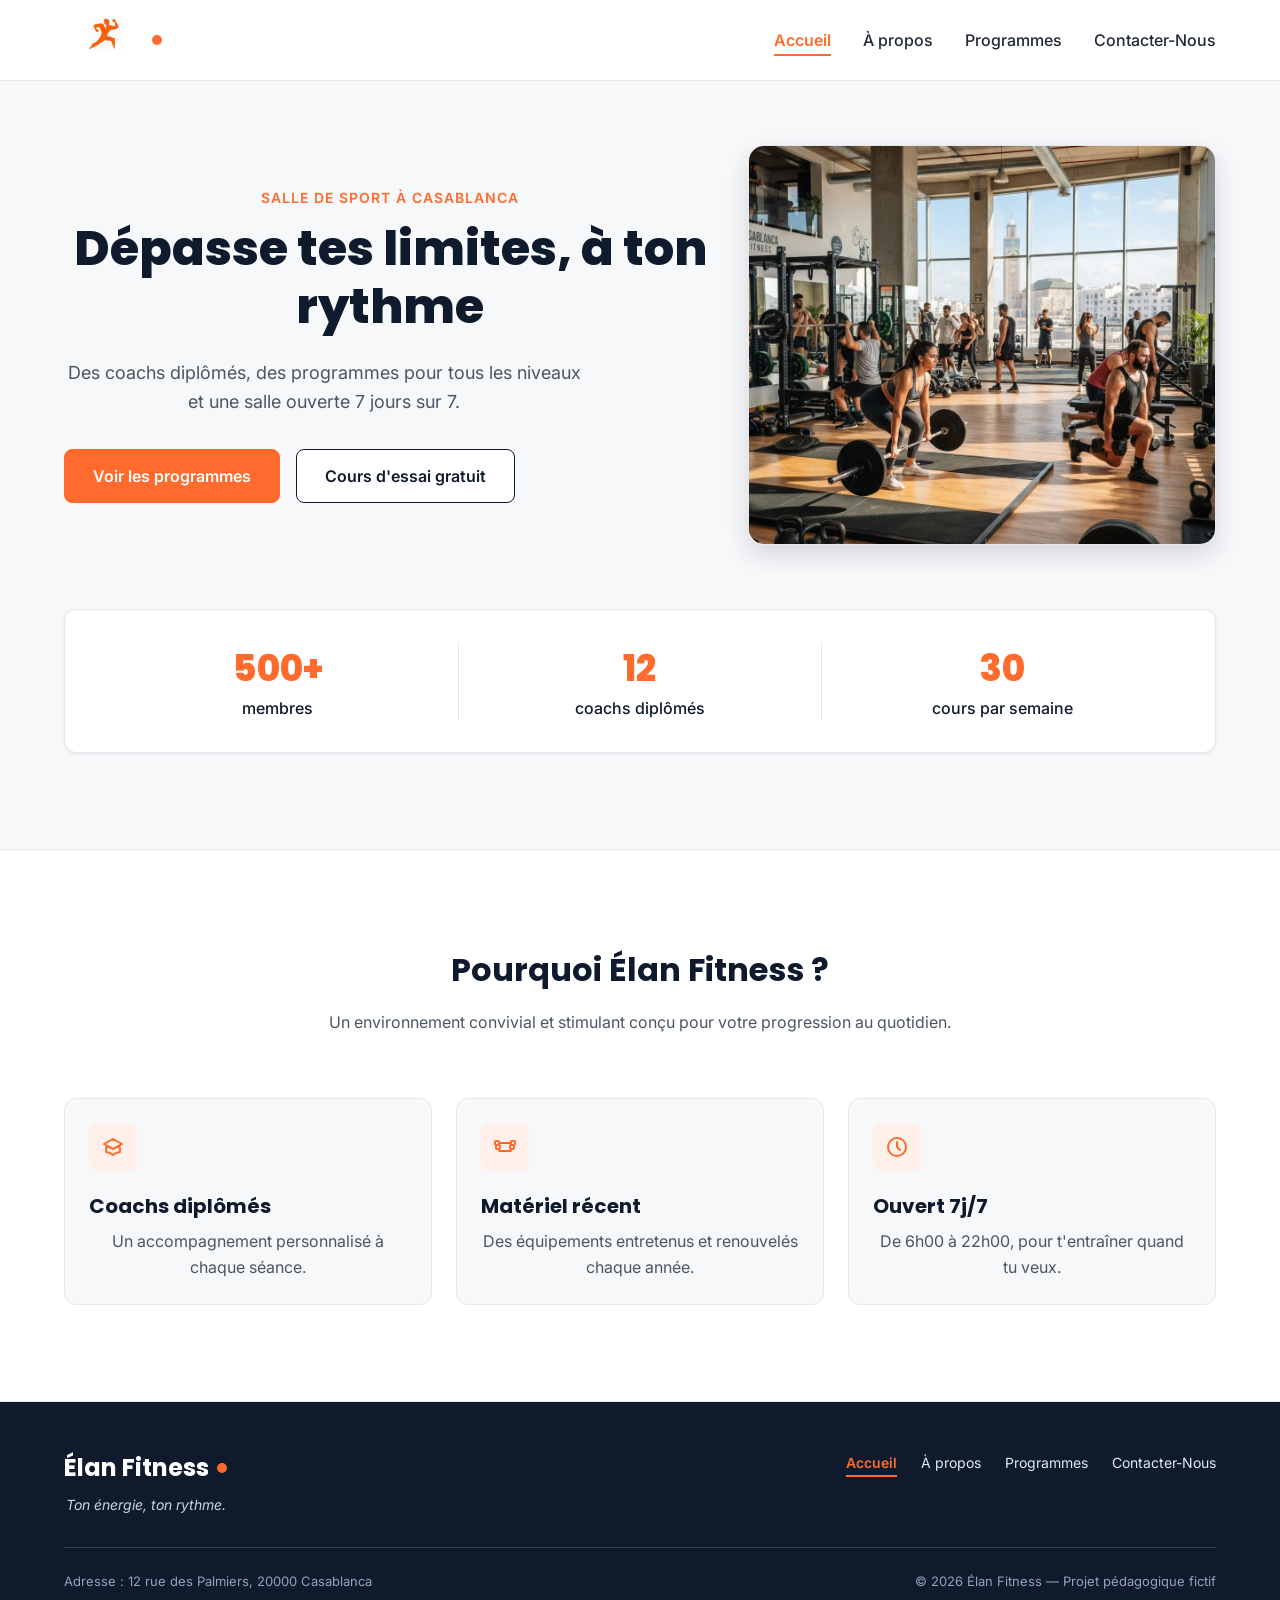
<file: index.html>
<!DOCTYPE html>
<html lang="fr">
<head>
  <meta charset="UTF-8">
  <meta name="viewport" content="width=device-width, initial-scale=1">
  <meta name="description" content="Élan Fitness, salle de sport à Casablanca : musculation, yoga, cardio et boxe fitness avec des coachs diplômés. Réservez votre cours d'essai gratuit.">
  <title>Élan Fitness | Salle de sport à Casablanca</title>

  <link rel="preconnect" href="https://fonts.googleapis.com">
  <link rel="preconnect" href="https://fonts.gstatic.com" crossorigin>
  <link href="https://fonts.googleapis.com/css2?family=Inter:wght@400;500;600&family=Poppins:wght@600;700;800&display=swap" rel="stylesheet">

  <link rel="stylesheet" href="style.css">
  <link rel="stylesheet" href="contacter.css">
 
</head>

<body>
 

  <header class="en-tete">
  
    <div class="conteneur en-tete-contenu">
      <a href="index.html" class="logo"><img src="img/logo.png" alt="logo"></a>

      <nav aria-label="Navigation principale">
        <ul class="menu">
          <li><a href="index.html" class="lien-actif">Accueil</a></li>
          <li><a href="apropos.html" >À propos</a></li>
          <li><a href="programmes.html" >Programmes</a></li>
          <li><a href="contact.html" >Contacter-Nous</a></li>
        </ul>
      </nav>
    </div>
  </header>

  <main>

    <section id="accueil" class="hero">
      <div class="conteneur">

        <div class="hero-contenu">
          <div class="hero-texte">
            <p class="sur-titre">Salle de sport à Casablanca</p>
            <h1>Dépasse tes limites, à ton rythme</h1>
            <p class="hero-description">
              Des coachs diplômés, des programmes pour tous les niveaux et une salle ouverte 7 jours sur 7.
            </p>
            <div class="boutons">
              <a href="programmes.html" class="bouton bouton-principal">Voir les programmes</a>
              <a href="#contact" class="bouton bouton-secondaire">Cours d'essai gratuit</a>
            </div>
          </div>

          <img class="hero-image" src="img/hero.jpg" alt="Des personnes s'entraînent dans une salle de sport lumineuse à Casablanca">
        </div>

        <div class="chiffres">
          <div class="chiffre">
            <p class="chiffre-nombre">500+</p>
            <p>membres</p>
          </div>
          <div class="chiffre">
            <p class="chiffre-nombre">12</p>
            <p>coachs diplômés</p>
          </div>
          <div class="chiffre">
            <p class="chiffre-nombre">30</p>
            <p>cours par semaine</p>
          </div>
        </div>

      </div>
    </section>

    <section class="section section-blanche">
      <div class="conteneur">

        <div class="section-titre">
          <h2>Pourquoi Élan Fitness ?</h2>
          <p>Un environnement convivial et stimulant conçu pour votre progression au quotidien.</p>
        </div>

        <div class="cartes">
          <article class="carte carte-avantage">
            <div class="icone"><img src="img/icone-coach.svg" alt=""></div>
            <h3>Coachs diplômés</h3>
            <p>Un accompagnement personnalisé à chaque séance.</p>
          </article>

          <article class="carte carte-avantage">
            <div class="icone"><img src="img/icone-materiel.svg" alt=""></div>
            <h3>Matériel récent</h3>
            <p>Des équipements entretenus et renouvelés chaque année.</p>
          </article>

          <article class="carte carte-avantage">
            <div class="icone"><img src="img/icone-horloge.svg" alt=""></div>
            <h3>Ouvert 7j/7</h3>
            <p>De 6h00 à 22h00, pour t'entraîner quand tu veux.</p>
          </article>
        </div>

      </div>
    </section>

  </main>

  <footer class="pied-de-page">
    <div class="conteneur">

      <div class="pied-haut">
        <div>
          <p class="logo logo-clair">Élan Fitness</p>
          <p class="slogan">Ton énergie, ton rythme.</p>
        </div>

        <nav aria-label="Navigation du pied de page">
          <ul class="menu menu-pied">
            <li><a href="index.html" class="lien-actif" >Accueil</a></li>
            <li><a href="apropos.html" >À propos</a></li>
            <li><a href="programmes.html" >Programmes</a></li>
             <li><a href="contact.html" >Contacter-Nous</a></li>
          </ul>
        </nav>
      </div>

      <div class="pied-bas">
        <p>Adresse : 12 rue des Palmiers, 20000 Casablanca</p>
        <p>&copy; 2026 Élan Fitness — Projet pédagogique fictif</p>
      </div>

    </div>
  </footer>

</body>
</html>
</file>
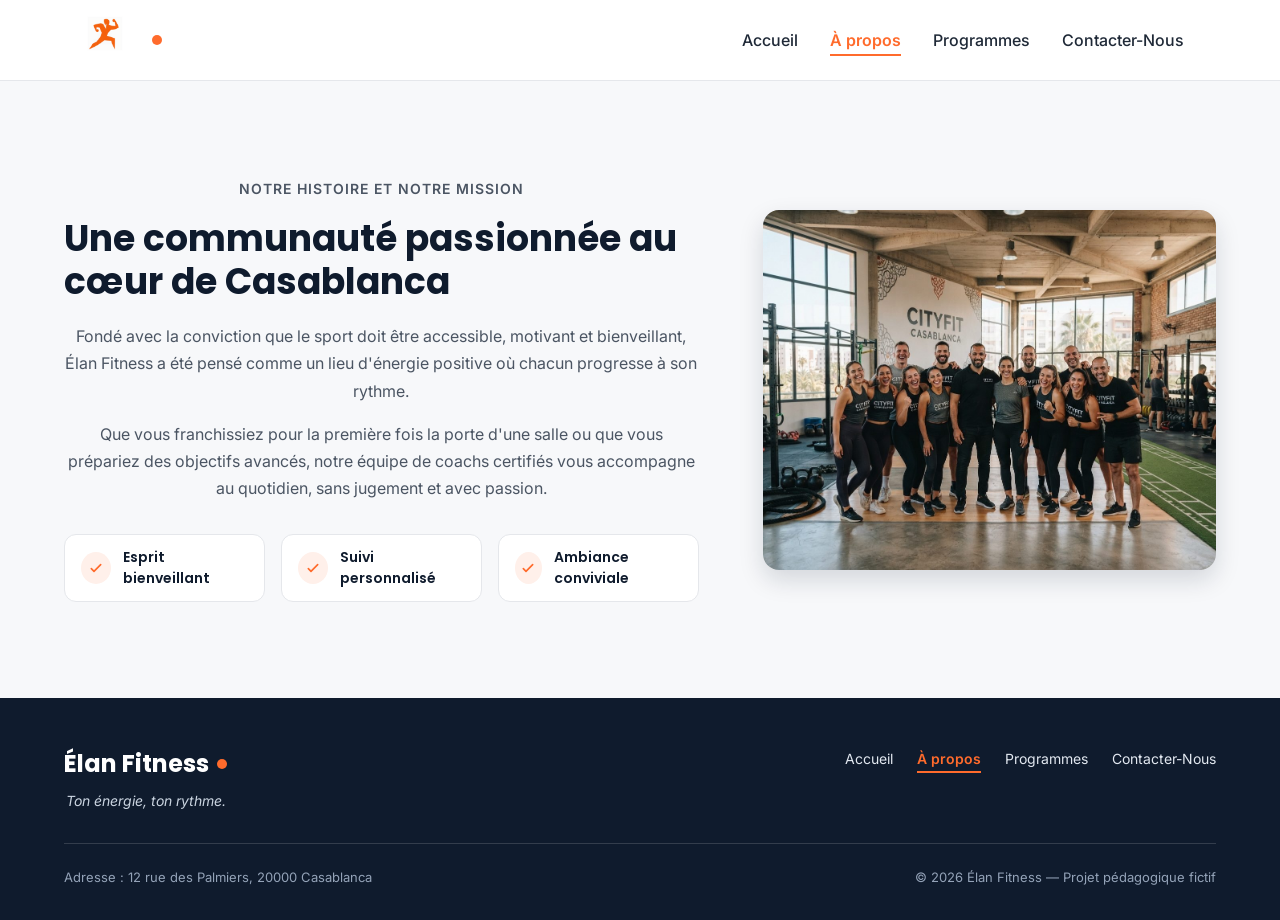
<file: apropos.html>
<!DOCTYPE html>
<html lang="fr">
<head>
  <meta charset="UTF-8">
  <meta name="viewport" content="width=device-width, initial-scale=1">
  <meta name="description" content="Élan Fitness, salle de sport à Casablanca : musculation, yoga, cardio et boxe fitness avec des coachs diplômés. Réservez votre cours d'essai gratuit.">
  <title>Élan Fitness | Salle de sport à Casablanca</title>

  <link rel="preconnect" href="https://fonts.googleapis.com">
  <link rel="preconnect" href="https://fonts.gstatic.com" crossorigin>
  <link href="https://fonts.googleapis.com/css2?family=Inter:wght@400;500;600&family=Poppins:wght@600;700;800&display=swap" rel="stylesheet">

  <link rel="stylesheet" href="style.css">
  <link rel="stylesheet" href="contacter.css">
</head>

<body>
    <header class="en-tete">
    <div class="conteneur en-tete-contenu">
      <a href="apropos.html" class="logo"><img src="img/logo.png" alt="logo"></a>

      <nav aria-label="Navigation principale">
        <ul class="menu">
          <li><a href="index.html" >Accueil</a></li>
          <li><a href="apropos.html"class="lien-actif">À propos</a></li>
          <li><a href="programmes.html">Programmes</a></li>
          <li><a href="contact.html">Contacter-Nous</a></li>
        <Contacter-Nous/ul>
      </nav>
    </div>
  </header>
  <main>
    <section id="a-propos" class="section">
      <div class="conteneur apropos-contenu">

        <div class="apropos-texte">
          <p class="sur-titre">Notre histoire et notre mission</p>
          <h2>Une communauté passionnée au cœur de Casablanca</h2>
          <p>
            Fondé avec la conviction que le sport doit être accessible, motivant et bienveillant,
            Élan Fitness a été pensé comme un lieu d'énergie positive où chacun progresse à son rythme.
          </p>
          <p>
            Que vous franchissiez pour la première fois la porte d'une salle ou que vous prépariez des
            objectifs avancés, notre équipe de coachs certifiés vous accompagne au quotidien, sans
            jugement et avec passion.
          </p>

          <ul class="valeurs">
            <li class="valeur">
              <div class="icone icone-petite"><img src="img/icone-check.svg" alt=""></div>
              <span>Esprit bienveillant</span>
            </li>
            <li class="valeur">
              <div class="icone icone-petite"><img src="img/icone-check.svg" alt=""></div>
              <span>Suivi personnalisé</span>
            </li>
            <li class="valeur">
              <div class="icone icone-petite"><img src="img/icone-check.svg" alt=""></div>
              <span>Ambiance conviviale</span>
            </li>
          </ul>
        </div>

        <img class="apropos-image" src="img/equipe.jpg" alt="L'équipe de coachs d'Élan Fitness réunie dans la salle">

      </div>
    </section>

  </main>
  <footer class="pied-de-page">
    <div class="conteneur">

      <div class="pied-haut">
        <div>
          <p class="logo logo-clair">Élan Fitness</p>
          <p class="slogan">Ton énergie, ton rythme.</p>
        </div>

        <nav aria-label="Navigation du pied de page">
          <ul class="menu menu-pied">
            <li><a href="index.html">Accueil</a></li>
            <li><a href="apropos.html"class="lien-actif">À propos</a></li>
            <li><a href="programmes.html">Programmes</a></li>
             <li><a href="contact.html">Contacter-Nous</a></li>

          </ul>
        </nav>
      </div>

      <div class="pied-bas">
        <p>Adresse : 12 rue des Palmiers, 20000 Casablanca</p>
        <p>&copy; 2026 Élan Fitness — Projet pédagogique fictif</p>
      </div>

    </div>
  </footer>
</body>
</file>
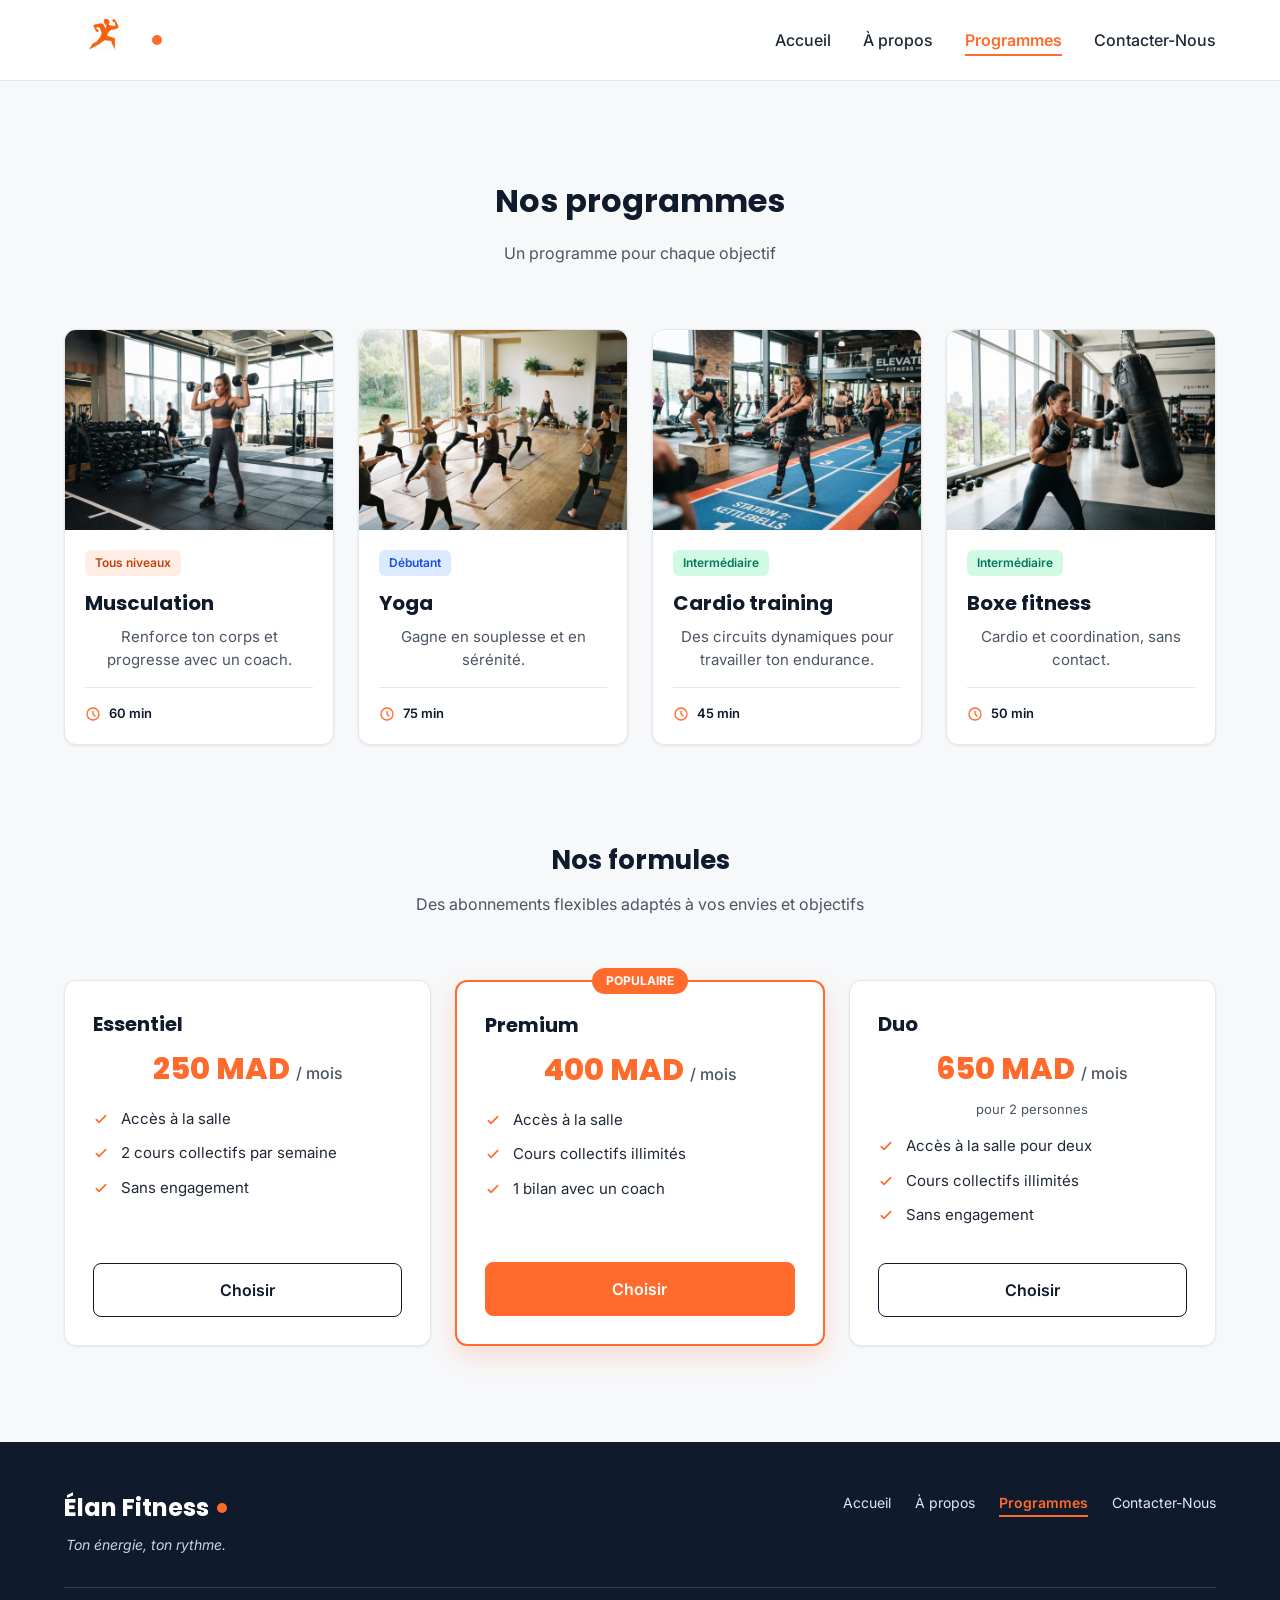
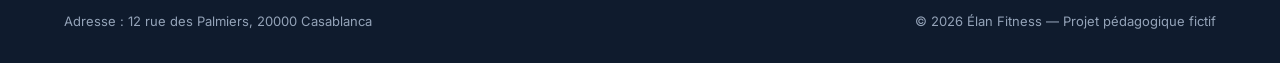
<file: programmes.html>
<!DOCTYPE html>
<html lang="fr">
<head>
  <meta charset="UTF-8">
  <meta name="viewport" content="width=device-width, initial-scale=1">
  <meta name="description" content="Élan Fitness, salle de sport à Casablanca : musculation, yoga, cardio et boxe fitness avec des coachs diplômés. Réservez votre cours d'essai gratuit.">
  <title>Élan Fitness | Salle de sport à Casablanca</title>

  <link rel="preconnect" href="https://fonts.googleapis.com">
  <link rel="preconnect" href="https://fonts.gstatic.com" crossorigin>
  <link href="https://fonts.googleapis.com/css2?family=Inter:wght@400;500;600&family=Poppins:wght@600;700;800&display=swap" rel="stylesheet">

  <link rel="stylesheet" href="style.css">
  <link rel="stylesheet" href="contacter.css">
</head>
<body>
    <header class="en-tete">
    <div class="conteneur en-tete-contenu">
      <a href="programmes.html" class="logo"><img src="img/logo.png" alt="logo"></a>

      <nav aria-label="Navigation principale">
        <ul class="menu">
          <li><a href="index.html" >Accueil</a></li>
          <li><a href="apropos.html">À propos</a></li>
          <li><a href="programmes.html" class="lien-actif">Programmes</a></li>
           <li><a href="contact.html">Contacter-Nous</a></li>
        </ul>
      </nav>
    </div>
  </header>
  <main>
    <section id="programmes" class="section">
      <div class="conteneur">

        <div class="section-titre">
          <h2>Nos programmes</h2>
          <p>Un programme pour chaque objectif</p>
        </div>

        <div class="cartes">

          <article class="carte carte-programme">
            <img src="img/musculation.jpg" alt="Une sportive soulève des haltères dans l'espace musculation">
            <div class="programme-corps">
              <span class="etiquette etiquette-orange">Tous niveaux</span>
              <h3>Musculation</h3>
              <p>Renforce ton corps et progresse avec un coach.</p>
              <p class="duree"><img src="img/icone-duree.svg" alt="">60 min</p>
            </div>
          </article>

          <article class="carte carte-programme">
            <img src="img/yoga.jpg" alt="Un groupe pratique le yoga sur des tapis dans une salle lumineuse">
            <div class="programme-corps">
              <span class="etiquette etiquette-bleue">Débutant</span>
              <h3>Yoga</h3>
              <p>Gagne en souplesse et en sérénité.</p>
              <p class="duree"><img src="img/icone-duree.svg" alt="">75 min</p>
            </div>
          </article>

          <article class="carte carte-programme">
            <img src="img/cardio.jpg" alt="Des sportifs suivent un circuit de cardio training avec des kettlebells">
            <div class="programme-corps">
              <span class="etiquette etiquette-verte">Intermédiaire</span>
              <h3>Cardio training</h3>
              <p>Des circuits dynamiques pour travailler ton endurance.</p>
              <p class="duree"><img src="img/icone-duree.svg" alt="">45 min</p>
            </div>
          </article>

          <article class="carte carte-programme">
            <img src="img/boxe.jpg" alt="Une sportive frappe un sac de frappe pendant un cours de boxe fitness">
            <div class="programme-corps">
              <span class="etiquette etiquette-verte">Intermédiaire</span>
              <h3>Boxe fitness</h3>
              <p>Cardio et coordination, sans contact.</p>
              <p class="duree"><img src="img/icone-duree.svg" alt="">50 min</p>
            </div>
          </article>

        </div>

        <div class="formules">

          <div class="section-titre">
            <h3>Nos formules</h3>
            <p>Des abonnements flexibles adaptés à vos envies et objectifs</p>
          </div>

          <div class="cartes">

            <article class="carte formule">
              <h4>Essentiel</h4>
              <p class="prix">250 MAD <span>/ mois</span></p>
              <ul class="formule-liste">
                <li>Accès à la salle</li>
                <li>2 cours collectifs par semaine</li>
                <li>Sans engagement</li>
              </ul>
              <a href="#contact" class="bouton bouton-secondaire">Choisir</a>
            </article>

            <article class="carte formule formule-populaire">
              <p class="badge-populaire">Populaire</p>
              <h4>Premium</h4>
              <p class="prix">400 MAD <span>/ mois</span></p>
              <ul class="formule-liste">
                <li>Accès à la salle</li>
                <li>Cours collectifs illimités</li>
                <li>1 bilan avec un coach</li>
              </ul>
              <a href="#contact" class="bouton bouton-principal">Choisir</a>
            </article>

            <article class="carte formule">
              <h4>Duo</h4>
              <p class="prix">650 MAD <span>/ mois</span></p>
              <p class="prix-note">pour 2 personnes</p>
              <ul class="formule-liste">
                <li>Accès à la salle pour deux</li>
                <li>Cours collectifs illimités</li>
                <li>Sans engagement</li>
              </ul>
              <a href="#contact" class="bouton bouton-secondaire">Choisir</a>
            </article>

          </div>
        </div>

      </div>
    </section>

  </main>
  <footer class="pied-de-page">
    <div class="conteneur">

      <div class="pied-haut">
        <div>
          <p class="logo logo-clair">Élan Fitness</p>
          <p class="slogan">Ton énergie, ton rythme.</p>
        </div>

        <nav aria-label="Navigation du pied de page">
          <ul class="menu menu-pied">
            <li><a href="index.html">Accueil</a></li>
            <li><a href="apropos.html">À propos</a></li>
            <li><a href="programmes.html"class="lien-actif">Programmes</a></li>
             <li><a href="contact.html">Contacter-Nous</a></li>
          </ul>
        </nav>
      </div>

      <div class="pied-bas">
        <p>Adresse : 12 rue des Palmiers, 20000 Casablanca</p>
        <p>&copy; 2026 Élan Fitness — Projet pédagogique fictif</p>
      </div>

    </div>
  </footer>
</body>
</file>
<file: style.css>
* {
  box-sizing: border-box;
  margin: 0;
  padding: 0;
}

html {
  scroll-behavior: smooth;
}

body {
  font-family: 'Inter', Arial, sans-serif;
  font-size: 16px;
  line-height: 1.5;
  color: #1F2937;
  background-color: #F7F8FA;
}

h1, h2, h3, h4 {
  font-family: 'Poppins', Arial, sans-serif;
  color: #0F1B2D;
}

a {
  color: inherit;
  text-decoration: none;
}

ul {
  list-style: none;
}

img {
  display: block;
  max-width: 100%;
}

a:focus-visible,
button:focus-visible {
  outline: 3px solid #FF6B2C;
  outline-offset: 2px;
}

.conteneur {
  width: 100%;
  max-width: 1200px;
  margin: 0 auto;
  padding: 0 24px;
}

.section {
  padding: 96px 0;
}

.section-blanche {
  background-color: #FFFFFF;
  border-top: 1px solid #E5E7EB;
  border-bottom: 1px solid #E5E7EB;
}

.section-titre {
  max-width: 640px;
  margin: 0 auto 64px;
  text-align: center;
}

.section-titre h2 {
  font-size: 32px;
  margin-bottom: 16px;
}

.section-titre h3 {
  font-size: 26px;
  margin-bottom: 12px;
}

.section-titre p {
  color: #4B5563;
}

.sur-titre {
  font-size: 14px;
  font-weight: 600;
  color: #FF6B2C;
  text-transform: uppercase;
  letter-spacing: 1px;
  margin-bottom: 12px;
}

.bouton {
  display: inline-block;
  padding: 14px 28px;
  border-radius: 8px;
  font-size: 16px;
  font-weight: 600;
  text-align: center;
  cursor: pointer;
}

.bouton-principal {
  background-color: #FF6B2C;
  border: 1px solid #FF6B2C;
  color: #FFFFFF;
}

.bouton-principal:hover {
  background-color: #F05817;
}

.bouton-secondaire {
  background-color: #FFFFFF;
  border: 1px solid #0F1B2D;
  color: #0F1B2D;
}

.bouton-secondaire:hover {
  background-color: #F3F4F6;
}

.cartes {
  display: flex;
  gap: 24px;
}

.carte {
  flex: 1;
  background-color: #FFFFFF;
  border: 1px solid #E5E7EB;
  border-radius: 12px;
  box-shadow: 0 1px 3px rgba(15, 27, 45, 0.08);
}

.icone {
  width: 48px;
  height: 48px;
  background-color: #FFF0EA;
  border-radius: 8px;
  display: flex;
  align-items: center;
  justify-content: center;
}

.icone img {
  width: 24px;
  height: 24px;
}

.icone-petite {
  width: 32px;
  height: 32px;
  border-radius: 50%;
}

.icone-petite img {
  width: 16px;
  height: 16px;
}

.en-tete {
  position: sticky;
  top: 0;
  z-index: 10;
  background-color: #FFFFFF;
  border-bottom: 1px solid #E5E7EB;
}

.en-tete-contenu {
  height: 80px;
  display: flex;
  align-items: center;
  justify-content: space-between;
}

.logo {
  display: flex;
  align-items: center;
  font-family: 'Poppins', Arial, sans-serif;
  font-size: 24px;
  font-weight: 700;
  color: #0F1B2D;
}

.logo::after {
  content: "";
  width: 10px;
  height: 10px;
  margin-left: 8px;
  background-color: #FF6B2C;
  border-radius: 50%;
}

.menu {
  display: flex;
  gap: 32px;
}

.menu a {
  font-weight: 500;
  padding-bottom: 4px;
  border-bottom: 2px solid transparent;
}

.menu a:hover {
  color: #FF6B2C;
}

.menu .lien-actif {
  color: #FF6B2C;
  font-weight: 600;
  border-bottom-color: #FF6B2C;
}

.hero {
  padding: 64px 0 96px;
}

.hero-contenu {
  display: flex;
  align-items: center;
  gap: 32px;
}

.hero-texte {
  flex: 7;
}

.hero-texte h1 {
  font-size: 48px;
  font-weight: 800;
  line-height: 1.2;
  margin-bottom: 24px;
}

.hero-description {
  max-width: 520px;
  font-size: 18px;
  line-height: 1.6;
  color: #4B5563;
  margin-bottom: 32px;
}

.boutons {
  display: flex;
  flex-wrap: wrap;
  gap: 16px;
}

.hero-image {
  flex: 5;
  min-width: 0;
  height: 400px;
  object-fit: cover;
  border-radius: 16px;
  border: 1px solid #E5E7EB;
  box-shadow: 0 10px 25px rgba(15, 27, 45, 0.15);
}

.chiffres {
  display: flex;
  margin-top: 64px;
  padding: 32px;
  background-color: #FFFFFF;
  border: 1px solid #E5E7EB;
  border-radius: 12px;
  box-shadow: 0 1px 3px rgba(15, 27, 45, 0.08);
}

.chiffre {
  flex: 1;
  text-align: center;
  font-weight: 500;
  color: #0F1B2D;
}

.chiffre + .chiffre {
  border-left: 1px solid #E5E7EB;
}

.chiffre-nombre {
  font-family: 'Poppins', Arial, sans-serif;
  font-size: 36px;
  font-weight: 800;
  color: #FF6B2C;
}

.carte-avantage {
  padding: 24px;
  background-color: #F7F8FA;
  box-shadow: none;
}

.carte-avantage .icone {
  margin-bottom: 20px;
}

.carte-avantage h3 {
  font-size: 20px;
  margin-bottom: 8px;
}

.carte-avantage p {
  color: #4B5563;
  line-height: 1.6;
}

.apropos-contenu {
  display: flex;
  align-items: center;
  gap: 64px;
}

.apropos-texte {
  flex: 7;
}

.apropos-texte h2 {
  font-size: 36px;
  line-height: 1.2;
  margin-bottom: 20px;
}

.apropos-texte p {
  color: #4B5563;
  line-height: 1.7;
  margin-bottom: 16px;
}

.valeurs {
  display: flex;
  gap: 16px;
  margin-top: 32px;
}

.valeur {
  flex: 1;
  display: flex;
  align-items: center;
  gap: 12px;
  padding: 12px 16px;
  background-color: #FFFFFF;
  border: 1px solid #E5E7EB;
  border-radius: 12px;
  font-family: 'Poppins', Arial, sans-serif;
  font-size: 14px;
  font-weight: 600;
  color: #0F1B2D;
}

.apropos-image {
  flex: 5;
  min-width: 0;
  height: 360px;
  object-fit: cover;
  border-radius: 16px;
  box-shadow: 0 10px 25px rgba(15, 27, 45, 0.15);
}

.carte-programme {
  display: flex;
  flex-direction: column;
  overflow: hidden;
}

.carte-programme > img {
  width: 100%;
  height: 200px;
  object-fit: cover;
}

.programme-corps {
  flex: 1;
  display: flex;
  flex-direction: column;
  padding: 20px;
}

.programme-corps h3 {
  font-size: 20px;
  margin-bottom: 8px;
}

.programme-corps p {
  font-size: 15px;
  color: #4B5563;
}

.etiquette {
  align-self: flex-start;
  padding: 4px 10px;
  margin-bottom: 12px;
  border-radius: 6px;
  font-size: 12px;
  font-weight: 600;
}

.etiquette-orange {
  background-color: #FFEDE5;
  color: #C2410C;
}

.etiquette-bleue {
  background-color: #DBEAFE;
  color: #1D4ED8;
}

.etiquette-verte {
  background-color: #D1FAE5;
  color: #047857;
}

.programme-corps .duree {
  display: flex;
  align-items: center;
  gap: 8px;
  margin-top: auto;
  padding-top: 16px;
  border-top: 1px solid #E5E7EB;
  font-size: 13px;
  font-weight: 600;
  color: #0F1B2D;
}

.programme-corps h3 + p {
  margin-bottom: 16px;
}

.duree img {
  width: 16px;
  height: 16px;
}

.formules {
  margin-top: 96px;
}

.formule {
  position: relative;
  display: flex;
  flex-direction: column;
  padding: 28px;
}

.formule h4 {
  font-size: 20px;
}

.prix {
  margin: 8px 0 16px;
  font-family: 'Poppins', Arial, sans-serif;
  font-size: 30px;
  font-weight: 800;
  color: #FF6B2C;
}

.prix span {
  font-family: 'Inter', Arial, sans-serif;
  font-size: 16px;
  font-weight: 500;
  color: #4B5563;
}

.prix-note {
  margin: -8px 0 16px;
  font-size: 13px;
  color: #4B5563;
}

.formule-liste {
  flex: 1;
  margin-bottom: 24px;
}

.formule-liste li {
  padding-left: 28px;
  margin-bottom: 12px;
  font-size: 15px;
  background-image: url('img/icone-check.svg');
  background-repeat: no-repeat;
  background-position: left center;
  background-size: 16px;
}

.formule .bouton {
  display: block;
}

.formule-populaire {
  border: 2px solid #FF6B2C;
  box-shadow: 0 10px 25px rgba(255, 107, 44, 0.2);
}

.badge-populaire {
  position: absolute;
  top: -14px;
  left: 50%;
  transform: translateX(-50%);
  padding: 4px 14px;
  background-color: #FF6B2C;
  border-radius: 999px;
  font-size: 12px;
  font-weight: 700;
  text-transform: uppercase;
  color: #FFFFFF;
}

.pied-de-page {
  padding: 48px 0 32px;
  background-color: #0F1B2D;
  color: #FFFFFF;
}

.pied-haut {
  display: flex;
  justify-content: space-between;
  align-items: flex-start;
  padding-bottom: 32px;
  border-bottom: 1px solid rgba(255, 255, 255, 0.15);
}

.logo-clair {
  color: #FFFFFF;
}

.slogan {
  margin-top: 8px;
  font-size: 14px;
  font-style: italic;
  color: #CBD5E1;
}

.menu-pied {
  gap: 24px;
}

.menu-pied a {
  font-size: 14px;
  font-weight: 400;
  color: #E2E8F0;
}

.pied-bas {
  display: flex;
  justify-content: space-between;
  margin-top: 24px;
  font-size: 13px;
  color: #94A3B8;
}
</file>
<file: contacter.css>
* {
    box-sizing: border-box;
}

body {
    margin: 0;
    padding: 0;
}


p {
    text-align: center;
    max-width: 100%;
    overflow-wrap: break-word;
}


#coleurdiff {
    color: rgb(81, 82, 82);
    text-decoration: underline;
}


#text {
    background-color: white;
    display: flex;
    flex-wrap: wrap;
    align-items: flex-start;
    width: 100%;
    padding: 10px;
    gap: 10px;
}


.dim {
    width: 45px;
    height: 45px;
    flex-shrink: 0;
    max-width: 100%;
}


h1 {
    text-align: center;
    color: #0F1B2D;
    overflow-wrap: break-word;
}


#background {
    background-image: url("https://www.joinkumo.com/wp-content/uploads/2024/08/Kumo-2024-08-Content-2-1-min-scaled.jpeg");
    background-position: center;
    background-size: cover;
    background-repeat: no-repeat;
    background-attachment: scroll;
    padding: 60px 20px;
    position: relative;
    width: 100%;
    box-sizing: border-box;
    min-height: auto;
}


.gras {
    color: #0F1B2D;
}

/* Cercles */
#text > .cercle {
    flex: 1 1 150px;
    min-width: 0;
    display: flex;
    flex-direction: column;
    align-items: center;
    gap: 4px;
}


#text .cercle .nor img.petite {
    width: 4px;
    height: 4px;
    object-fit: contain;
}



#text {
    display: flex;
    flex-direction: row;
    flex-wrap: wrap;
    justify-content: center;
    align-items: stretch;
    gap: 20px;
    width: 100%;
    padding: 20px;
}

.bordur {
    border: 2px solid #C5A46D;
    border-radius: 1px;
    padding: 1px;
    background-color: rgba(255, 255, 255, 0.92);
    flex: 1 1   00px;
    min-width: 0;
    max-width: 300px;
    display:flex;
    gap: 6px;
    min-width: 180px;

}

.bordur::marker {
    border-color: #285943;
    box-shadow: 0 6px 16px rgba(15, 27, 45, 0.22);
}

img {
    max-width: 100%;
    height: auto;
}

@media screen and (max-width: 768px) {
    #background {
        padding: 50px 25px;
        background-attachment: scroll;
    }

    #text {
        flex-wrap: wrap;
        gap: 15px;
    }

    #text > .cercle {
        flex: 1 1 40%;
    }

    h1 {
        font-size: 1.8rem;
    }
}


@media screen and (max-width: 480px) {
    #background {
        padding: 30px 15px;
        background-position: center;
    }

    #text {
        flex-direction: column;
        align-items: stretch;
        padding: 10px;
        gap: 15px;
    }

    #text > .cercle {
        flex: 1 1 auto;
        width: 100%;
    }

    h1 {
        font-size: 1.5rem;
    }

    p {
        font-size: 14px;
        text-align: center;
    }

    .dim {
        width: 35px;
        height: 35px;
    }
}


@media screen and (max-width: 320px) {
    #background {
        padding: 20px 10px;
    }

    .titre {
        font-size: 1.25rem;
    }

    p {
        font-size: 13px;
    }
}


#aliner {
    display: flex;
    align-items: center;
    gap: 10px;
    flex-wrap: wrap;
}

#aliner label {
    display: inline-block;
    white-space: nowrap;
}

#aliner select {
    width: 200px;
    max-width: 100%;
    padding: 8px;
    border: 2px solid #C5A46D;
    border-radius: 8px;
    background-color: white;
    font-size: 15px;
}

@media screen and (max-width: 600px) {
    #aliner {
        flex-direction: column;
        align-items: flex-start;
    }

    #aliner select {
        width: 100%;
    }
}


input,
select,
textarea {
    box-sizing: border-box;
    padding: 1px 12px;
    border: 2px solid #E5E7EB;
    border-radius: 8px;
    background-color: rgba(255, 255, 255, 0.95);
    color: #0F1B2D;
    font-size: 16px;
    font-family: Arial, sans-serif;
    outline: none;
    transition: border-color 0.3s, box-shadow 0.3s;
}


input:not([type="submit"]):not([type="radio"]):not([type="checkbox"]),
select,
textarea {
    max-width: 100%;
}


input:focus,
select:focus,
textarea:focus {
    border-color: #FF642D;
    box-shadow: 0 0 0 3px rgba(255, 100, 45, 0.2);
}


input[type="submit"],
button {
    background-color: #FF642D;
    color: white;
    border: none;
    border-radius: 8px;
    padding: 12px 22px;
    font-size: 16px;
    font-weight: bold;
    cursor: pointer;
    transition: background-color 0.3s, transform 0.3s;
}

input[type="submit"]:hover,
button:hover {
    background-color: #E84F1D;
    transform: translateY(-2px);
}


@media screen and (max-width: 600px) {
    input:not([type="submit"]):not([type="radio"]):not([type="checkbox"]),
    select,
    textarea {
        width: 100%;
    }
}
.formulaire{
    display:flex;
    position: relative;
    flex-wrap: wrap;
    justify-content: center;
    align-items: flex-end;
    gap: 15px;
    max-width: 1100px;
    margin: 0 auto;

}
 .logo img{
  width: 80PX;

}
.cercle a{
    text-decoration: none;
    color: blue;
}
</file>
